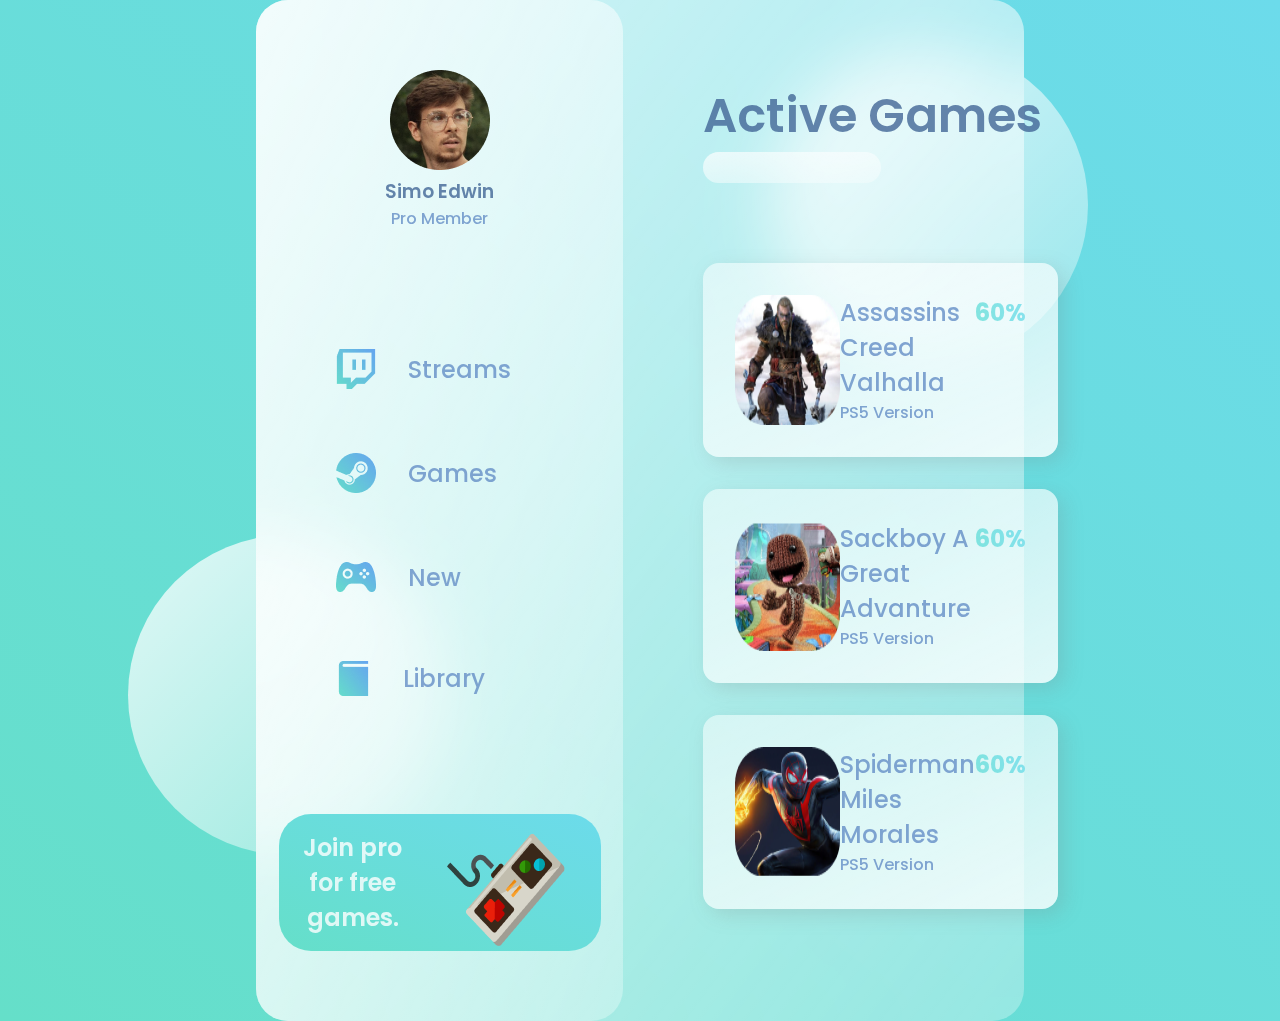
<file: glass-website/index.html>
<!DOCTYPE html>
<html lang="en">
  <head>
    <meta charset="UTF-8" />
    <meta name="viewport" content="width=device-width, initial-scale=1.0" />
    <title>Glass Website</title>
    <link rel="preconnect" href="https://fonts.gstatic.com" />
    <link
      href="https://fonts.googleapis.com/css2?family=Poppins:wght@400;500;700&display=swap"
      rel="stylesheet"
    />
    <link rel="stylesheet" href="./style.css" />
  </head>
  <body>
    <main>
      <section class="glass">
        <div class="dashboard">
          <div class="user">
            <img src="./images/avatar.png" alt="" />
            <h3>Simo Edwin</h3>
            <p>Pro Member</p>
          </div>
          <div class="links">
            <div class="link">
              <img src="./images/twitch.png" alt="" />
              <h2>Streams</h2>
            </div>
            <div class="link">
              <img src="./images/steam.png" alt="" />
              <h2>Games</h2>
            </div>
            <div class="link">
              <img src="./images/upcoming.png" alt="" />
              <h2>New</h2>
            </div>
            <div class="link">
              <img src="./images/library.png" alt="" />
              <h2>Library</h2>
            </div>
          </div>
          <div class="pro">
            <h2>Join pro for free games.</h2>
            <img src="./images/controller.png" alt="" />
          </div>
        </div>
        <div class="games">
          <div class="status">
            <h1>Active Games</h1>
            <input type="text" />
          </div>
          <div class="cards">
            <div class="card">
              <img src="./images/assassins.png" alt="" />
              <div class="card-info">
                <h2>Assassins Creed Valhalla</h2>
                <p>PS5 Version</p>
                <div class="progress"></div>
              </div>
              <h2 class="percentage">60%</h2>
            </div>
            <div class="card">
              <img src="./images/sackboy.png" alt="" />
              <div class="card-info">
                <h2>Sackboy A Great Advanture</h2>
                <p>PS5 Version</p>
                <div class="progress"></div>
              </div>
              <h2 class="percentage">60%</h2>
            </div>
            <div class="card">
              <img src="./images/spiderman.png" alt="" />
              <div class="card-info">
                <h2>Spiderman Miles Morales</h2>
                <p>PS5 Version</p>
                <div class="progress"></div>
              </div>
              <h2 class="percentage">60%</h2>
            </div>
          </div>
        </div>
      </section>
    </main>
    <div class="circle1"></div>
    <div class="circle2"></div>
  </body>
</html>
</file>
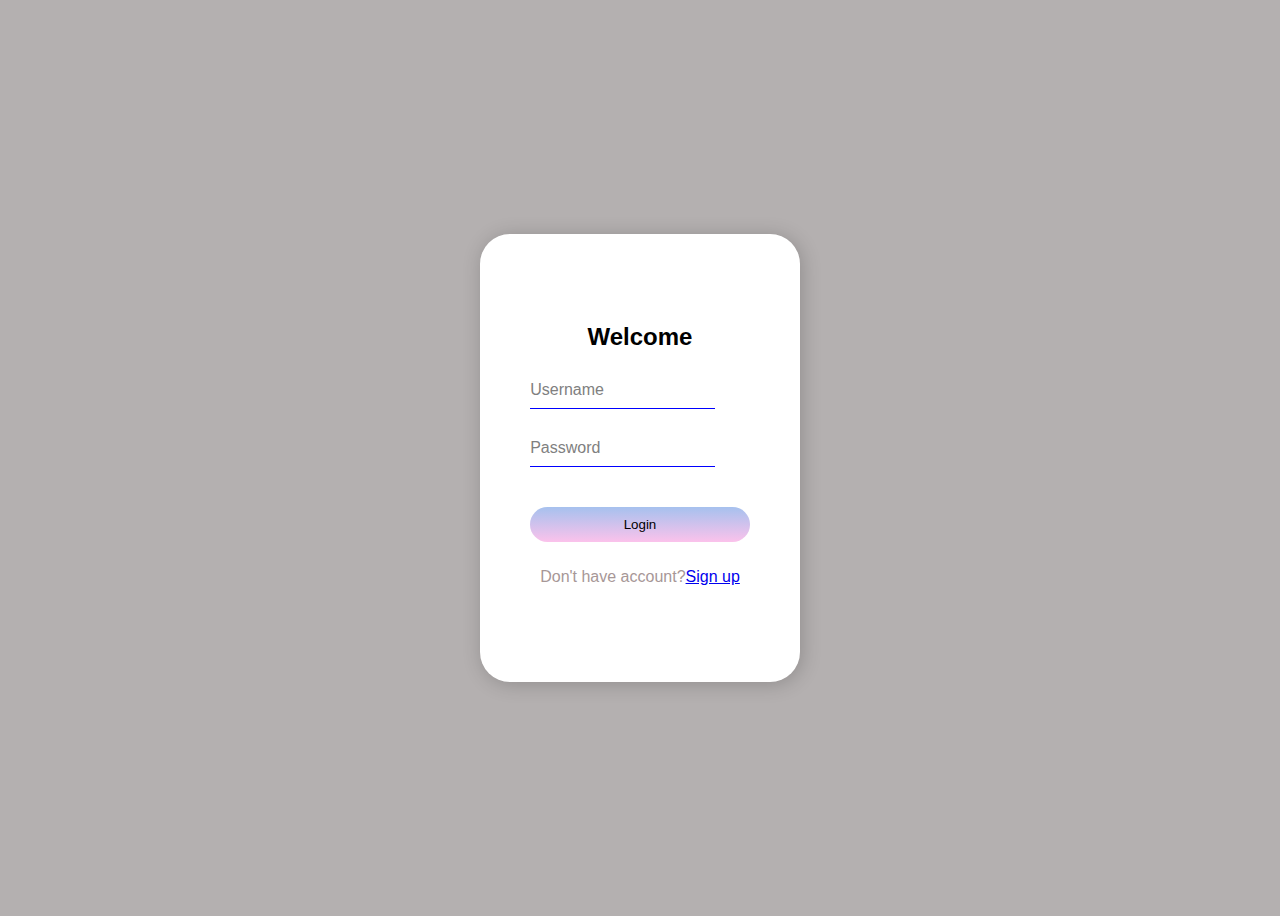
<file: login form/index.html>
<!DOCTYPE html>
<html lang="en">

<head>
    <meta charset="UTF-8">
    <meta http-equiv="X-UA-Compatible" content="IE=edge">
    <meta name="viewport" content="width=device-width, initial-scale=1.0">
    <link rel="stylesheet" href="./style.css">
    <title>Document</title>
</head>

<body>
    <form action="">
        <h2>Welcome</h2>
        <div class="input-group">
            <input type="text" id="username" required>
            <label for="username">Username</label>
        </div>
        <div class="input-group">
            <input type="password" id="password" required>
            <label for="password">Password</label>
        </div>
        <button type="submit">Login</button>
        <p>Don't have account?<a href="#">Sign up</a></p>
    </form>

</body>

</html>
</file>
<file: glass-website/style.css>
* {
  margin: 0;
  padding: 0;
  box-sizing: border-box;
}

h1 {
  color: #426696;
  font-weight: 600;
  font-size: 3rem;
  opacity: 0.8;
}
h2,
p {
  color: #658ec6;
  font-weight: 500;
  opacity: 0.8;
}

h3 {
  color: #426696;
  font-weight: 600;
  opacity: 0.8;
}

main {
  font-family: "Poppins", sans-serif;
  min-height: 100vh;
  background: linear-gradient(to right top, #65dfc9, #6cdbeb);
  display: flex;
  align-items: center;
  justify-content: center;
}

.glass {
  background: white;
  min-height: 80vh;
  width: 60%;
  background: linear-gradient(
    to right bottom,
    rgba(255, 255, 255, 0.7),
    rgba(255, 255, 255, 0.3)
  );
  border-radius: 2rem;
  z-index: 2;
  backdrop-filter: blur(2rem);
  display: flex;
}
.circle1,
.circle2 {
  background: white;
  background: linear-gradient(
    to right bottom,
    rgba(255, 255, 255, 0.8),
    rgba(255, 255, 255, 0.3)
  );
  height: 20rem;
  width: 20rem;
  position: absolute;
  border-radius: 50%;
}

.circle1 {
  top: 5%;
  right: 15%;
}
.circle2 {
  bottom: 5%;
  left: 10%;
}
.dashboard {
  flex: 1;
  display: flex;
  flex-direction: column;
  align-items: center;
  justify-content: space-evenly;
  text-align: center;
  background: linear-gradient(
    to right bottom,
    rgba(255, 255, 255, 0.7),
    rgba(255, 255, 255, 0.3)
  );
  border-radius: 2rem;
}
.link {
  display: flex;
  margin: 2rem 0rem;
  padding: 1rem 5rem;
  align-items: center;
}
.link h2 {
  padding: 0rem 2rem;
}

.games {
  flex: 2;
}

.pro {
  background: linear-gradient(to right top, #65dfc9, #6cdbeb);
  border-radius: 2rem;
  color: white;
  padding: 1rem;
  position: relative;
}

.pro img {
  position: absolute;
  top: -10%;
  right: 10%;
}
.pro h2 {
  width: 40%;
  color: white;
  font-weight: 600;
}

/* GAMES */
.status {
  margin-bottom: 3rem;
}

.status input {
  background: linear-gradient(
    to right bottom,
    rgba(255, 255, 255, 0.7),
    rgba(255, 255, 255, 0.3)
  );
  border: none;
  width: 50%;
  padding: 0.5rem;
  border-radius: 2rem;
}

.games {
  margin: 5rem;
  display: flex;
  flex-direction: column;
  justify-content: space-evenly;
}

.card {
  display: flex;
  background: linear-gradient(
    to left top,
    rgba(255, 255, 255, 0.8),
    rgba(255, 255, 255, 0.5)
  );
  border-radius: 1rem;
  margin: 2rem 0rem;
  padding: 2rem;
  box-shadow: 6px 6px 20px rgba(122, 122, 122, 0.212);
  justify-content: space-between;
}

.progress {
  background: linear-gradient(to right top, #65dfc9, #6cdbeb);
  width: 100%;
  height: 25%;
  border-radius: 1rem;
  position: relative;
  overflow: hidden;
}
.progress::after {
  content: "";
  width: 100%;
  height: 100%;
  background: rgb(236, 236, 236);
  position: absolute;
  left: 60%;
}
.card-info {
  display: flex;
  flex-direction: column;
  justify-content: space-between;
}

.percentage {
  font-weight: bold;
  background: linear-gradient(to right top, #65dfc9, #6cdbeb);
  -webkit-background-clip: text;
  -webkit-text-fill-color: transparent;
}
</file>
<file: login form/style.css>
body {
    background-color: rgb(180, 176, 176);
    font-family: sans-serif;
    display: flex;
    flex-direction: row;
    justify-content: center;
    align-items: center;
    height: 100vh;
}

.input-group {
    margin: 30px 0px;
    position: relative;
}

form {
    background-color: white;
    border-radius: 30px;
    padding: 70px 50px;
    box-shadow: 2px 2px 20px rgba(0, 0, 0, 0.2);
}

form h2 {
    text-align: center;
    font-weight: 4000;
    user-select: none;
}

form input {
    border: none;
    border-bottom: 1px solid blue;
    outline: none;
    padding: 6px 4px;
}

form label {
    position: absolute;
    top: 0px;
    left: 0px;
    font-weight: 40;
    color: gray;
    user-select: none;
    transition: 100ms;
}

input:focus+label,
input:valid+label {
    top: -18px;
    font-weight: 500;
    color: rgb(96, 96, 170);
}

form button {
    background-image: linear-gradient(to top, #fbc2eb 0%, #a6c1ee 100%);
    border: none;
    border-radius: 50px;
    width: 100%;
    padding: 10px;
    margin-top: 10px;
    cursor: pointer;
    outline: none;
}

form button:hover {
    color: blue;
}

form p {
    padding: 10px;
    color: rgb(167, 151, 151);
}
</file>
